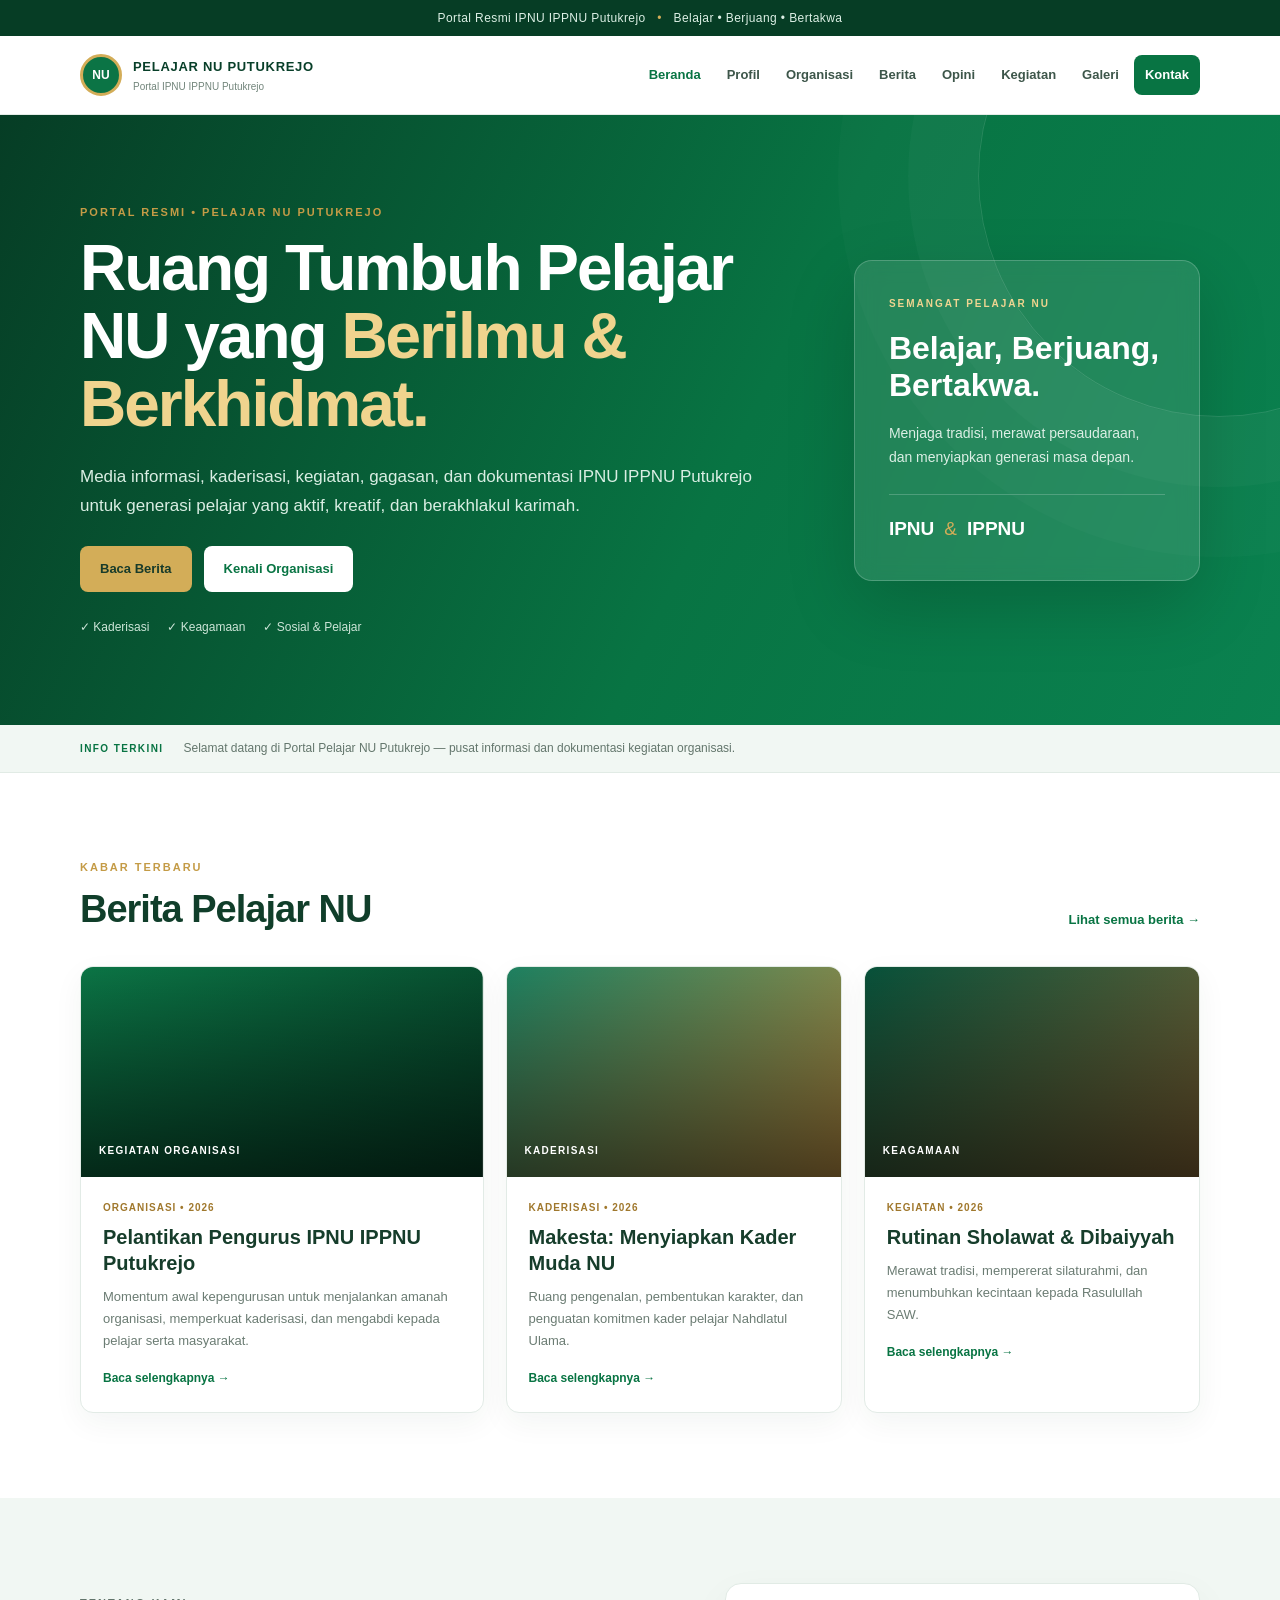
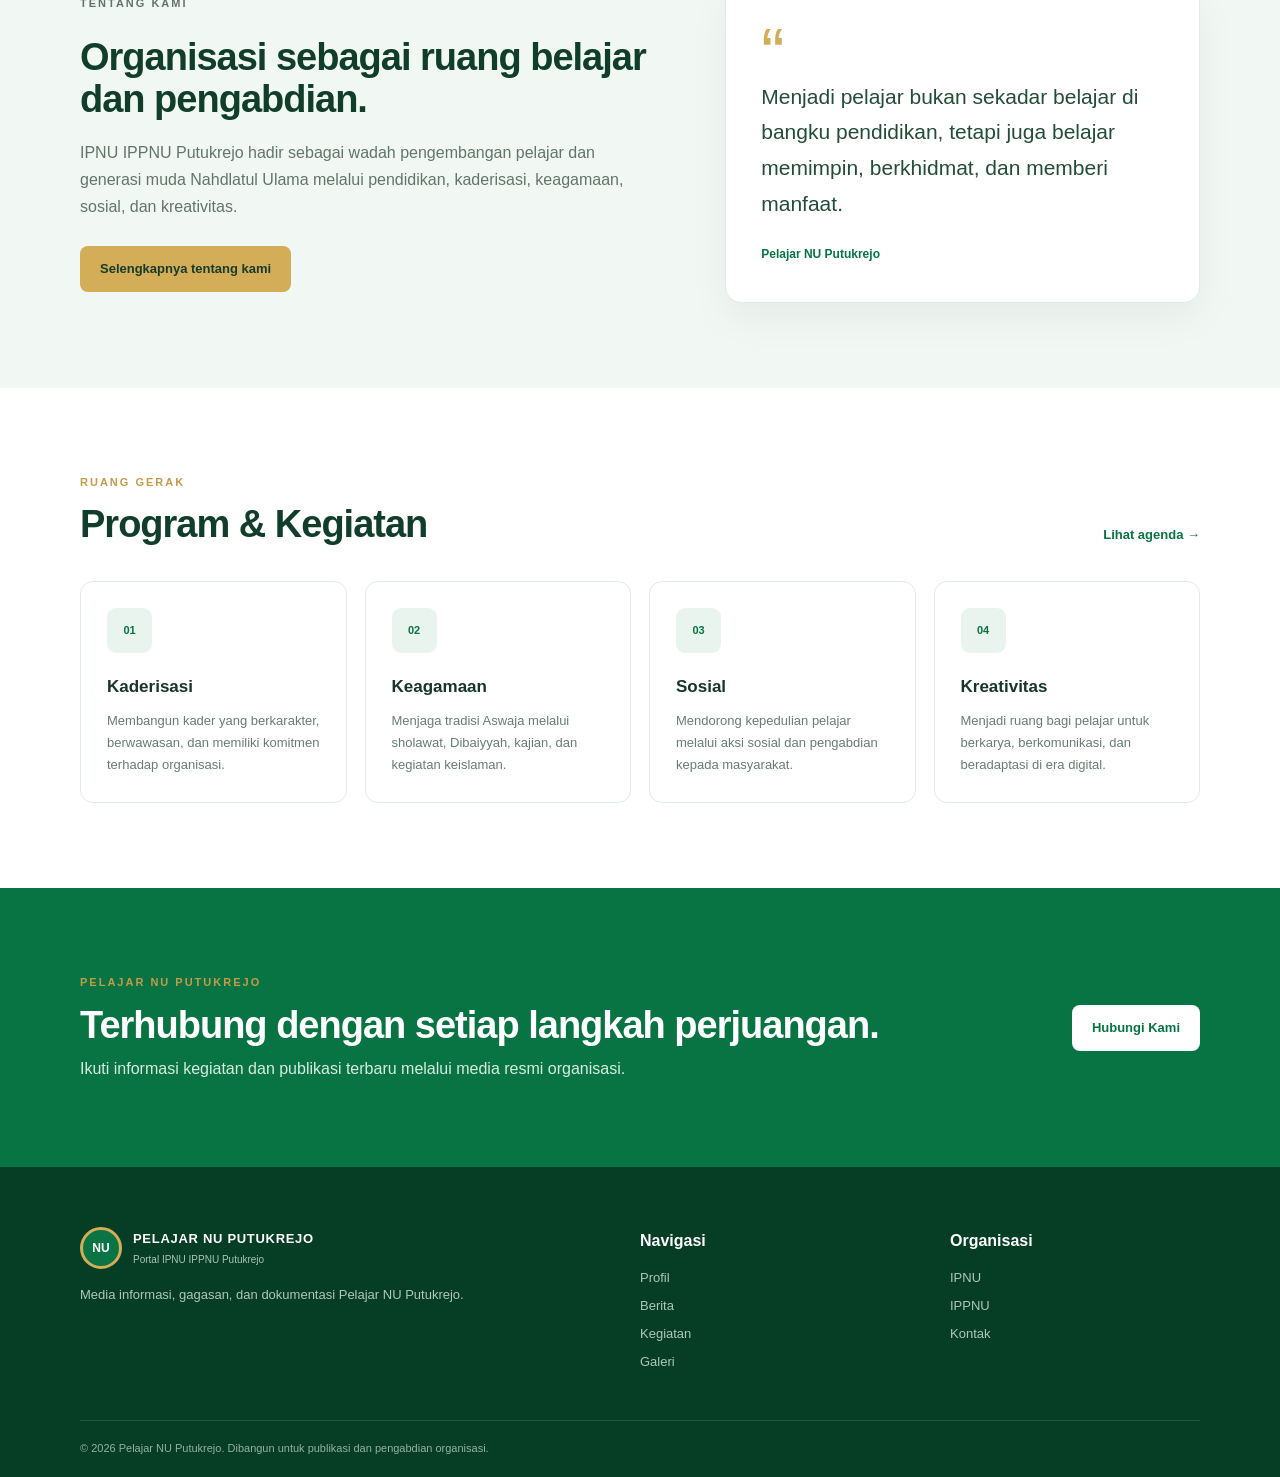
<file: pelajar-nu-putukrejo/pelajar-nu-putukrejo/index.html>
<!DOCTYPE html>
<html lang="id">
<head>
  <meta charset="UTF-8">
  <meta name="viewport" content="width=device-width, initial-scale=1.0">
  <meta name="description" content="Pelajar NU Putukrejo — Portal Organisasi IPNU IPPNU Putukrejo. Berita, kegiatan, kaderisasi, opini, dan dokumentasi.">
  <title>Pelajar NU Putukrejo | Portal Resmi IPNU IPPNU</title>
  <link rel="stylesheet" href="css/style.css">
</head>
<body>
  <div class="topbar">Portal Resmi IPNU IPPNU Putukrejo <span>•</span> Belajar • Berjuang • Bertakwa</div>

  <header class="header">
    <div class="container nav-wrap">
      <a class="brand" href="index.html">
        <div class="brand-mark">NU</div>
        <div><strong>PELAJAR NU PUTUKREJO</strong><small>Portal IPNU IPPNU Putukrejo</small></div>
      </a>
      <button class="menu-toggle" aria-label="Buka menu">☰</button>
      <nav class="nav">
        <a class="active" href="index.html">Beranda</a>
        <a href="profil.html">Profil</a>
        <a href="organisasi.html">Organisasi</a>
        <a href="berita.html">Berita</a>
        <a href="opini.html">Opini</a>
        <a href="kegiatan.html">Kegiatan</a>
        <a href="galeri.html">Galeri</a>
        <a class="nav-cta" href="kontak.html">Kontak</a>
      </nav>
    </div>
  </header>

  <main>
    <section class="hero">
      <div class="container hero-grid">
        <div class="hero-copy">
          <p class="eyebrow">PORTAL RESMI • PELAJAR NU PUTUKREJO</p>
          <h1>Ruang Tumbuh Pelajar NU yang <span>Berilmu & Berkhidmat.</span></h1>
          <p class="lead">Media informasi, kaderisasi, kegiatan, gagasan, dan dokumentasi IPNU IPPNU Putukrejo untuk generasi pelajar yang aktif, kreatif, dan berakhlakul karimah.</p>
          <div class="hero-actions">
            <a class="btn btn-primary" href="berita.html">Baca Berita</a>
            <a class="btn btn-light" href="profil.html">Kenali Organisasi</a>
          </div>
          <div class="hero-meta"><span>✓ Kaderisasi</span><span>✓ Keagamaan</span><span>✓ Sosial & Pelajar</span></div>
        </div>
        <div class="hero-card">
          <div class="hero-card-label">SEMANGAT PELAJAR NU</div>
          <h2>Belajar, Berjuang, Bertakwa.</h2>
          <p>Menjaga tradisi, merawat persaudaraan, dan menyiapkan generasi masa depan.</p>
          <div class="hero-stat"><strong>IPNU</strong><span>&</span><strong>IPPNU</strong></div>
        </div>
      </div>
    </section>

    <section class="ticker"><div class="container ticker-inner"><strong>INFO TERKINI</strong><p>Selamat datang di Portal Pelajar NU Putukrejo — pusat informasi dan dokumentasi kegiatan organisasi.</p></div></section>

    <section class="section">
      <div class="container">
        <div class="section-head"><div><p class="eyebrow">KABAR TERBARU</p><h2>Berita Pelajar NU</h2></div><a class="text-link" href="berita.html">Lihat semua berita →</a></div>
        <div class="news-grid">
          <article class="news-card featured"><div class="placeholder-image image-1"><span>KEGIATAN ORGANISASI</span></div><div class="news-body"><div class="post-meta">ORGANISASI • 2026</div><h3>Pelantikan Pengurus IPNU IPPNU Putukrejo</h3><p>Momentum awal kepengurusan untuk menjalankan amanah organisasi, memperkuat kaderisasi, dan mengabdi kepada pelajar serta masyarakat.</p><a href="berita.html">Baca selengkapnya →</a></div></article>
          <article class="news-card"><div class="placeholder-image image-2"><span>KADERISASI</span></div><div class="news-body"><div class="post-meta">KADERISASI • 2026</div><h3>Makesta: Menyiapkan Kader Muda NU</h3><p>Ruang pengenalan, pembentukan karakter, dan penguatan komitmen kader pelajar Nahdlatul Ulama.</p><a href="berita.html">Baca selengkapnya →</a></div></article>
          <article class="news-card"><div class="placeholder-image image-3"><span>KEAGAMAAN</span></div><div class="news-body"><div class="post-meta">KEGIATAN • 2026</div><h3>Rutinan Sholawat & Dibaiyyah</h3><p>Merawat tradisi, mempererat silaturahmi, dan menumbuhkan kecintaan kepada Rasulullah SAW.</p><a href="berita.html">Baca selengkapnya →</a></div></article>
        </div>
      </div>
    </section>

    <section class="section soft">
      <div class="container split">
        <div><p class="eyebrow">TENTANG KAMI</p><h2>Organisasi sebagai ruang belajar dan pengabdian.</h2><p>IPNU IPPNU Putukrejo hadir sebagai wadah pengembangan pelajar dan generasi muda Nahdlatul Ulama melalui pendidikan, kaderisasi, keagamaan, sosial, dan kreativitas.</p><a class="btn btn-primary" href="profil.html">Selengkapnya tentang kami</a></div>
        <div class="quote-card"><div class="quote-mark">“</div><p>Menjadi pelajar bukan sekadar belajar di bangku pendidikan, tetapi juga belajar memimpin, berkhidmat, dan memberi manfaat.</p><strong>Pelajar NU Putukrejo</strong></div>
      </div>
    </section>

    <section class="section">
      <div class="container">
        <div class="section-head"><div><p class="eyebrow">RUANG GERAK</p><h2>Program & Kegiatan</h2></div><a class="text-link" href="kegiatan.html">Lihat agenda →</a></div>
        <div class="feature-grid">
          <div class="feature"><div class="feature-icon">01</div><h3>Kaderisasi</h3><p>Membangun kader yang berkarakter, berwawasan, dan memiliki komitmen terhadap organisasi.</p></div>
          <div class="feature"><div class="feature-icon">02</div><h3>Keagamaan</h3><p>Menjaga tradisi Aswaja melalui sholawat, Dibaiyyah, kajian, dan kegiatan keislaman.</p></div>
          <div class="feature"><div class="feature-icon">03</div><h3>Sosial</h3><p>Mendorong kepedulian pelajar melalui aksi sosial dan pengabdian kepada masyarakat.</p></div>
          <div class="feature"><div class="feature-icon">04</div><h3>Kreativitas</h3><p>Menjadi ruang bagi pelajar untuk berkarya, berkomunikasi, dan beradaptasi di era digital.</p></div>
        </div>
      </div>
    </section>

    <section class="section newsletter">
      <div class="container newsletter-inner"><div><p class="eyebrow">PELAJAR NU PUTUKREJO</p><h2>Terhubung dengan setiap langkah perjuangan.</h2><p>Ikuti informasi kegiatan dan publikasi terbaru melalui media resmi organisasi.</p></div><a class="btn btn-light" href="kontak.html">Hubungi Kami</a></div>
    </section>
  </main>

  <footer class="footer"><div class="container footer-grid"><div><div class="brand footer-brand"><div class="brand-mark">NU</div><div><strong>PELAJAR NU PUTUKREJO</strong><small>Portal IPNU IPPNU Putukrejo</small></div></div><p>Media informasi, gagasan, dan dokumentasi Pelajar NU Putukrejo.</p></div><div><h4>Navigasi</h4><a href="profil.html">Profil</a><a href="berita.html">Berita</a><a href="kegiatan.html">Kegiatan</a><a href="galeri.html">Galeri</a></div><div><h4>Organisasi</h4><a href="organisasi.html">IPNU</a><a href="organisasi.html">IPPNU</a><a href="kontak.html">Kontak</a></div></div><div class="container copyright">© 2026 Pelajar NU Putukrejo. Dibangun untuk publikasi dan pengabdian organisasi.</div></footer>
  <script src="js/script.js"></script>
</body>
</html>
</file>
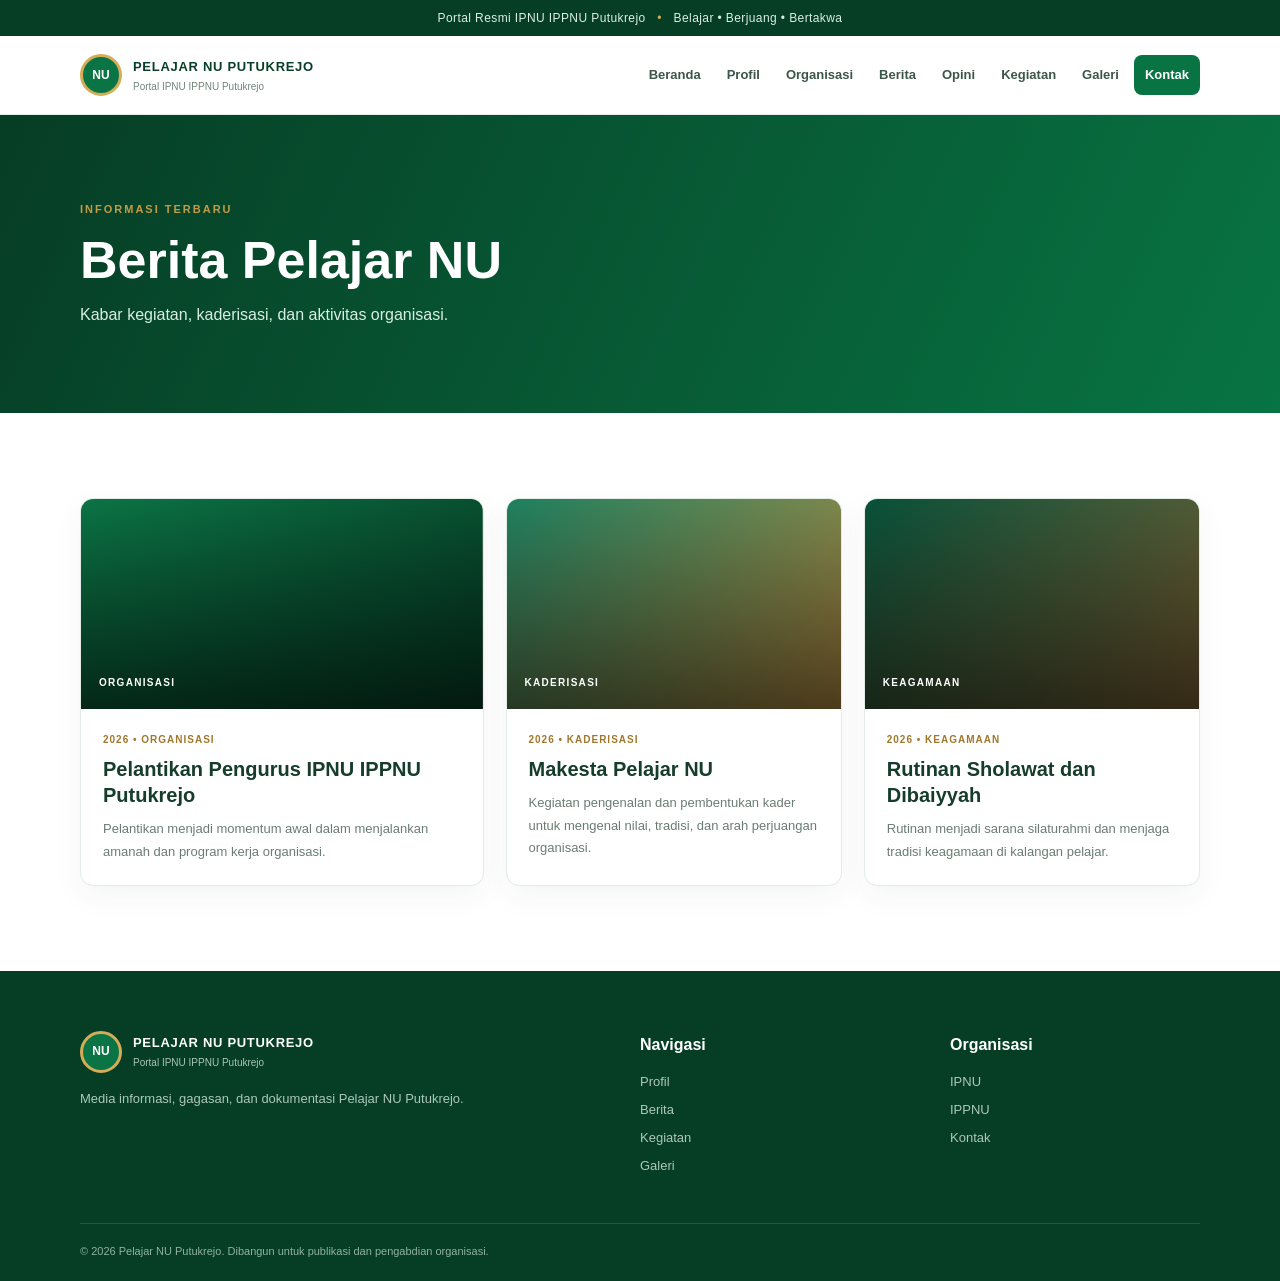
<file: pelajar-nu-putukrejo/pelajar-nu-putukrejo/berita.html>
<!DOCTYPE html><html lang="id"><head><meta charset="UTF-8"><meta name="viewport" content="width=device-width, initial-scale=1.0"><meta name="description" content="Pelajar NU Putukrejo — Portal IPNU IPPNU Putukrejo"><title>Berita | Pelajar NU Putukrejo</title><link rel="stylesheet" href="css/style.css"></head><body><div class="topbar">Portal Resmi IPNU IPPNU Putukrejo <span>•</span> Belajar • Berjuang • Bertakwa</div><header class="header"><div class="container nav-wrap"><a class="brand" href="index.html"><div class="brand-mark">NU</div><div><strong>PELAJAR NU PUTUKREJO</strong><small>Portal IPNU IPPNU Putukrejo</small></div></a><button class="menu-toggle" aria-label="Buka menu">☰</button><nav class="nav"><a href="index.html">Beranda</a><a href="profil.html">Profil</a><a href="organisasi.html">Organisasi</a><a href="berita.html">Berita</a><a href="opini.html">Opini</a><a href="kegiatan.html">Kegiatan</a><a href="galeri.html">Galeri</a><a class="nav-cta" href="kontak.html">Kontak</a></nav></div></header><main><section class="page-hero"><div class="container"><p class="eyebrow">INFORMASI TERBARU</p><h1>Berita Pelajar NU</h1><p>Kabar kegiatan, kaderisasi, dan aktivitas organisasi.</p></div></section><section class="section"><div class="container news-grid"><article class="news-card"><div class="placeholder-image image-1"><span>ORGANISASI</span></div><div class="news-body"><div class="post-meta">2026 • ORGANISASI</div><h3>Pelantikan Pengurus IPNU IPPNU Putukrejo</h3><p>Pelantikan menjadi momentum awal dalam menjalankan amanah dan program kerja organisasi.</p></div></article><article class="news-card"><div class="placeholder-image image-2"><span>KADERISASI</span></div><div class="news-body"><div class="post-meta">2026 • KADERISASI</div><h3>Makesta Pelajar NU</h3><p>Kegiatan pengenalan dan pembentukan kader untuk mengenal nilai, tradisi, dan arah perjuangan organisasi.</p></div></article><article class="news-card"><div class="placeholder-image image-3"><span>KEAGAMAAN</span></div><div class="news-body"><div class="post-meta">2026 • KEAGAMAAN</div><h3>Rutinan Sholawat dan Dibaiyyah</h3><p>Rutinan menjadi sarana silaturahmi dan menjaga tradisi keagamaan di kalangan pelajar.</p></div></article></div></section></main><footer class="footer"><div class="container footer-grid"><div><div class="brand footer-brand"><div class="brand-mark">NU</div><div><strong>PELAJAR NU PUTUKREJO</strong><small>Portal IPNU IPPNU Putukrejo</small></div></div><p>Media informasi, gagasan, dan dokumentasi Pelajar NU Putukrejo.</p></div><div><h4>Navigasi</h4><a href="profil.html">Profil</a><a href="berita.html">Berita</a><a href="kegiatan.html">Kegiatan</a><a href="galeri.html">Galeri</a></div><div><h4>Organisasi</h4><a href="organisasi.html">IPNU</a><a href="organisasi.html">IPPNU</a><a href="kontak.html">Kontak</a></div></div><div class="container copyright">© 2026 Pelajar NU Putukrejo. Dibangun untuk publikasi dan pengabdian organisasi.</div></footer><script src="js/script.js"></script></body></html>
</file>
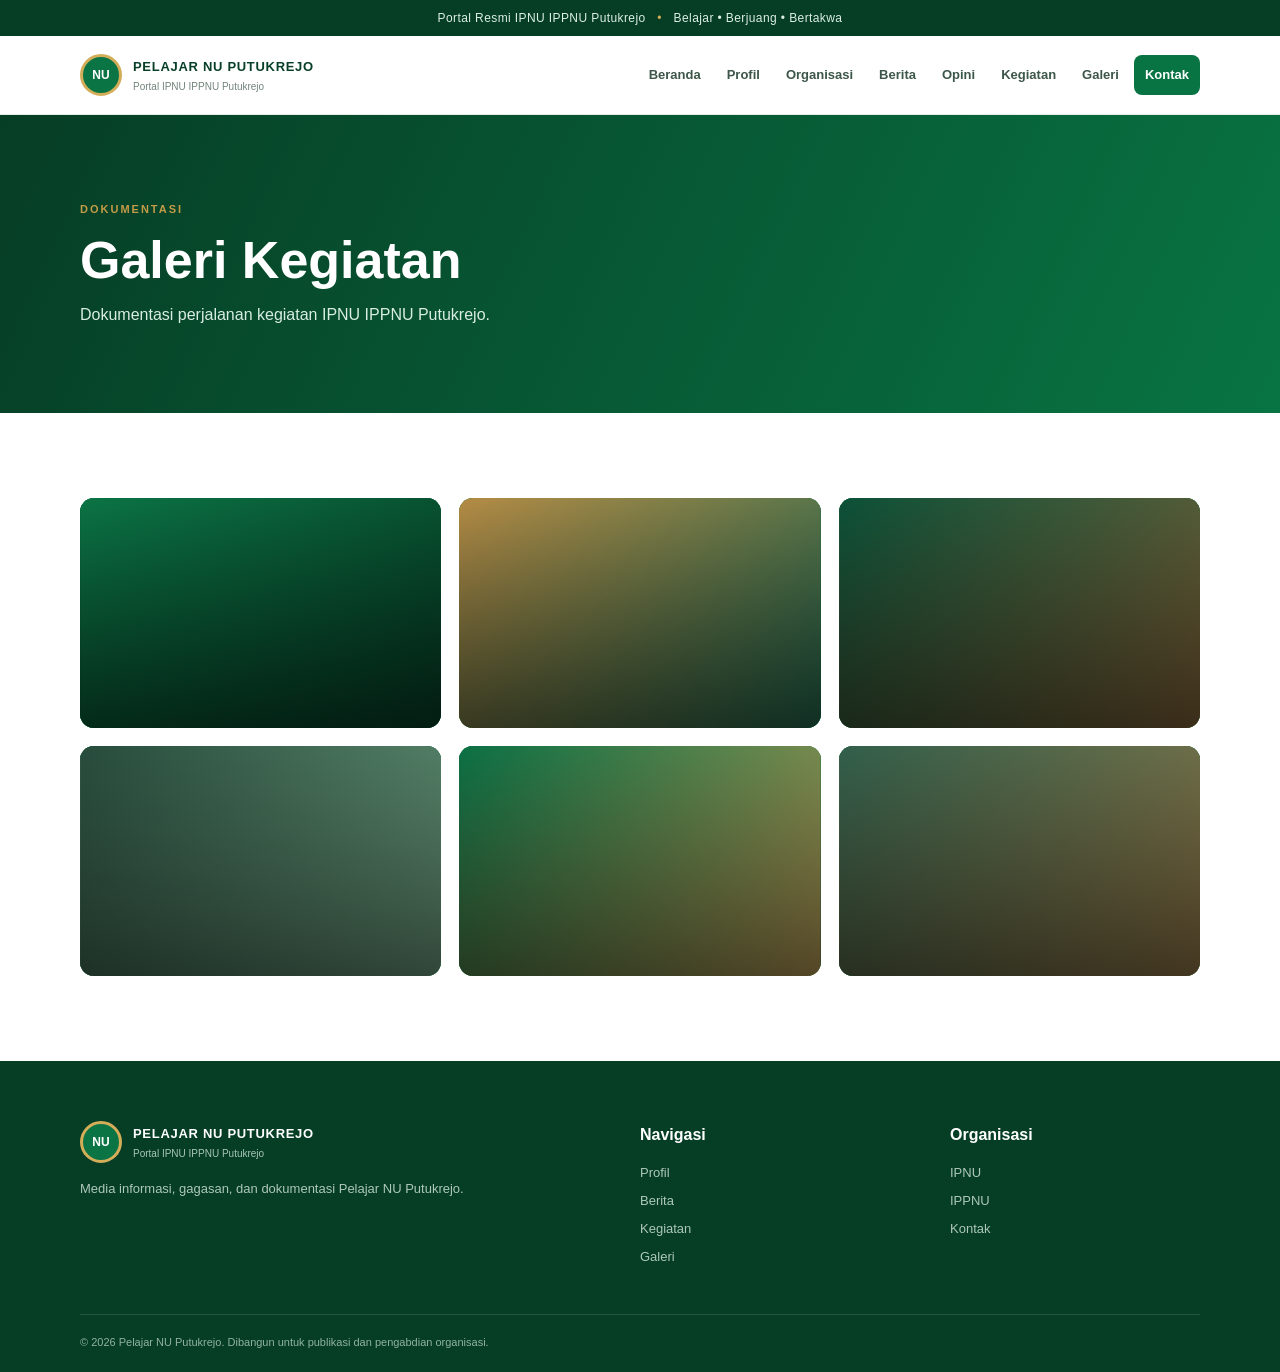
<file: pelajar-nu-putukrejo/pelajar-nu-putukrejo/galeri.html>
<!DOCTYPE html><html lang="id"><head><meta charset="UTF-8"><meta name="viewport" content="width=device-width, initial-scale=1.0"><meta name="description" content="Pelajar NU Putukrejo — Portal IPNU IPPNU Putukrejo"><title>Galeri | Pelajar NU Putukrejo</title><link rel="stylesheet" href="css/style.css"></head><body><div class="topbar">Portal Resmi IPNU IPPNU Putukrejo <span>•</span> Belajar • Berjuang • Bertakwa</div><header class="header"><div class="container nav-wrap"><a class="brand" href="index.html"><div class="brand-mark">NU</div><div><strong>PELAJAR NU PUTUKREJO</strong><small>Portal IPNU IPPNU Putukrejo</small></div></a><button class="menu-toggle" aria-label="Buka menu">☰</button><nav class="nav"><a href="index.html">Beranda</a><a href="profil.html">Profil</a><a href="organisasi.html">Organisasi</a><a href="berita.html">Berita</a><a href="opini.html">Opini</a><a href="kegiatan.html">Kegiatan</a><a href="galeri.html">Galeri</a><a class="nav-cta" href="kontak.html">Kontak</a></nav></div></header><main><section class="page-hero"><div class="container"><p class="eyebrow">DOKUMENTASI</p><h1>Galeri Kegiatan</h1><p>Dokumentasi perjalanan kegiatan IPNU IPPNU Putukrejo.</p></div></section><section class="section"><div class="container gallery"><div class="gallery-item image-1">Kegiatan Organisasi</div><div class="gallery-item image-2">Kaderisasi</div><div class="gallery-item image-3">Keagamaan</div><div class="gallery-item image-4">Kebersamaan</div><div class="gallery-item image-5">Pelajar NU</div><div class="gallery-item image-6">Pengabdian</div></div></section></main><footer class="footer"><div class="container footer-grid"><div><div class="brand footer-brand"><div class="brand-mark">NU</div><div><strong>PELAJAR NU PUTUKREJO</strong><small>Portal IPNU IPPNU Putukrejo</small></div></div><p>Media informasi, gagasan, dan dokumentasi Pelajar NU Putukrejo.</p></div><div><h4>Navigasi</h4><a href="profil.html">Profil</a><a href="berita.html">Berita</a><a href="kegiatan.html">Kegiatan</a><a href="galeri.html">Galeri</a></div><div><h4>Organisasi</h4><a href="organisasi.html">IPNU</a><a href="organisasi.html">IPPNU</a><a href="kontak.html">Kontak</a></div></div><div class="container copyright">© 2026 Pelajar NU Putukrejo. Dibangun untuk publikasi dan pengabdian organisasi.</div></footer><script src="js/script.js"></script></body></html>
</file>
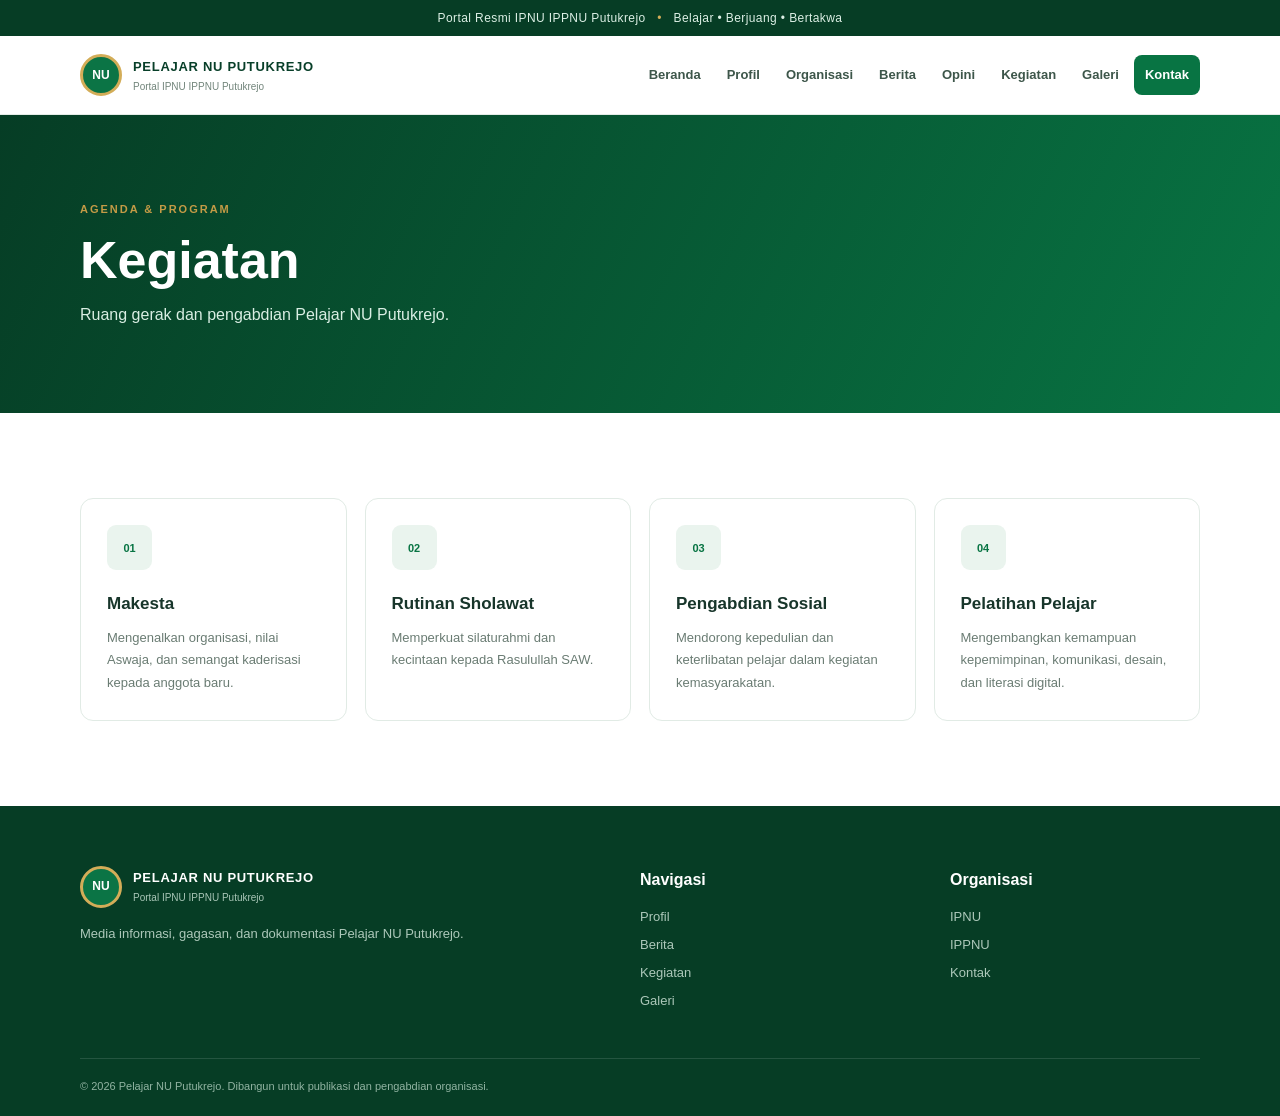
<file: pelajar-nu-putukrejo/pelajar-nu-putukrejo/kegiatan.html>
<!DOCTYPE html><html lang="id"><head><meta charset="UTF-8"><meta name="viewport" content="width=device-width, initial-scale=1.0"><meta name="description" content="Pelajar NU Putukrejo — Portal IPNU IPPNU Putukrejo"><title>Kegiatan | Pelajar NU Putukrejo</title><link rel="stylesheet" href="css/style.css"></head><body><div class="topbar">Portal Resmi IPNU IPPNU Putukrejo <span>•</span> Belajar • Berjuang • Bertakwa</div><header class="header"><div class="container nav-wrap"><a class="brand" href="index.html"><div class="brand-mark">NU</div><div><strong>PELAJAR NU PUTUKREJO</strong><small>Portal IPNU IPPNU Putukrejo</small></div></a><button class="menu-toggle" aria-label="Buka menu">☰</button><nav class="nav"><a href="index.html">Beranda</a><a href="profil.html">Profil</a><a href="organisasi.html">Organisasi</a><a href="berita.html">Berita</a><a href="opini.html">Opini</a><a href="kegiatan.html">Kegiatan</a><a href="galeri.html">Galeri</a><a class="nav-cta" href="kontak.html">Kontak</a></nav></div></header><main><section class="page-hero"><div class="container"><p class="eyebrow">AGENDA & PROGRAM</p><h1>Kegiatan</h1><p>Ruang gerak dan pengabdian Pelajar NU Putukrejo.</p></div></section><section class="section"><div class="container feature-grid"><div class="feature"><div class="feature-icon">01</div><h3>Makesta</h3><p>Mengenalkan organisasi, nilai Aswaja, dan semangat kaderisasi kepada anggota baru.</p></div><div class="feature"><div class="feature-icon">02</div><h3>Rutinan Sholawat</h3><p>Memperkuat silaturahmi dan kecintaan kepada Rasulullah SAW.</p></div><div class="feature"><div class="feature-icon">03</div><h3>Pengabdian Sosial</h3><p>Mendorong kepedulian dan keterlibatan pelajar dalam kegiatan kemasyarakatan.</p></div><div class="feature"><div class="feature-icon">04</div><h3>Pelatihan Pelajar</h3><p>Mengembangkan kemampuan kepemimpinan, komunikasi, desain, dan literasi digital.</p></div></div></section></main><footer class="footer"><div class="container footer-grid"><div><div class="brand footer-brand"><div class="brand-mark">NU</div><div><strong>PELAJAR NU PUTUKREJO</strong><small>Portal IPNU IPPNU Putukrejo</small></div></div><p>Media informasi, gagasan, dan dokumentasi Pelajar NU Putukrejo.</p></div><div><h4>Navigasi</h4><a href="profil.html">Profil</a><a href="berita.html">Berita</a><a href="kegiatan.html">Kegiatan</a><a href="galeri.html">Galeri</a></div><div><h4>Organisasi</h4><a href="organisasi.html">IPNU</a><a href="organisasi.html">IPPNU</a><a href="kontak.html">Kontak</a></div></div><div class="container copyright">© 2026 Pelajar NU Putukrejo. Dibangun untuk publikasi dan pengabdian organisasi.</div></footer><script src="js/script.js"></script></body></html>
</file>
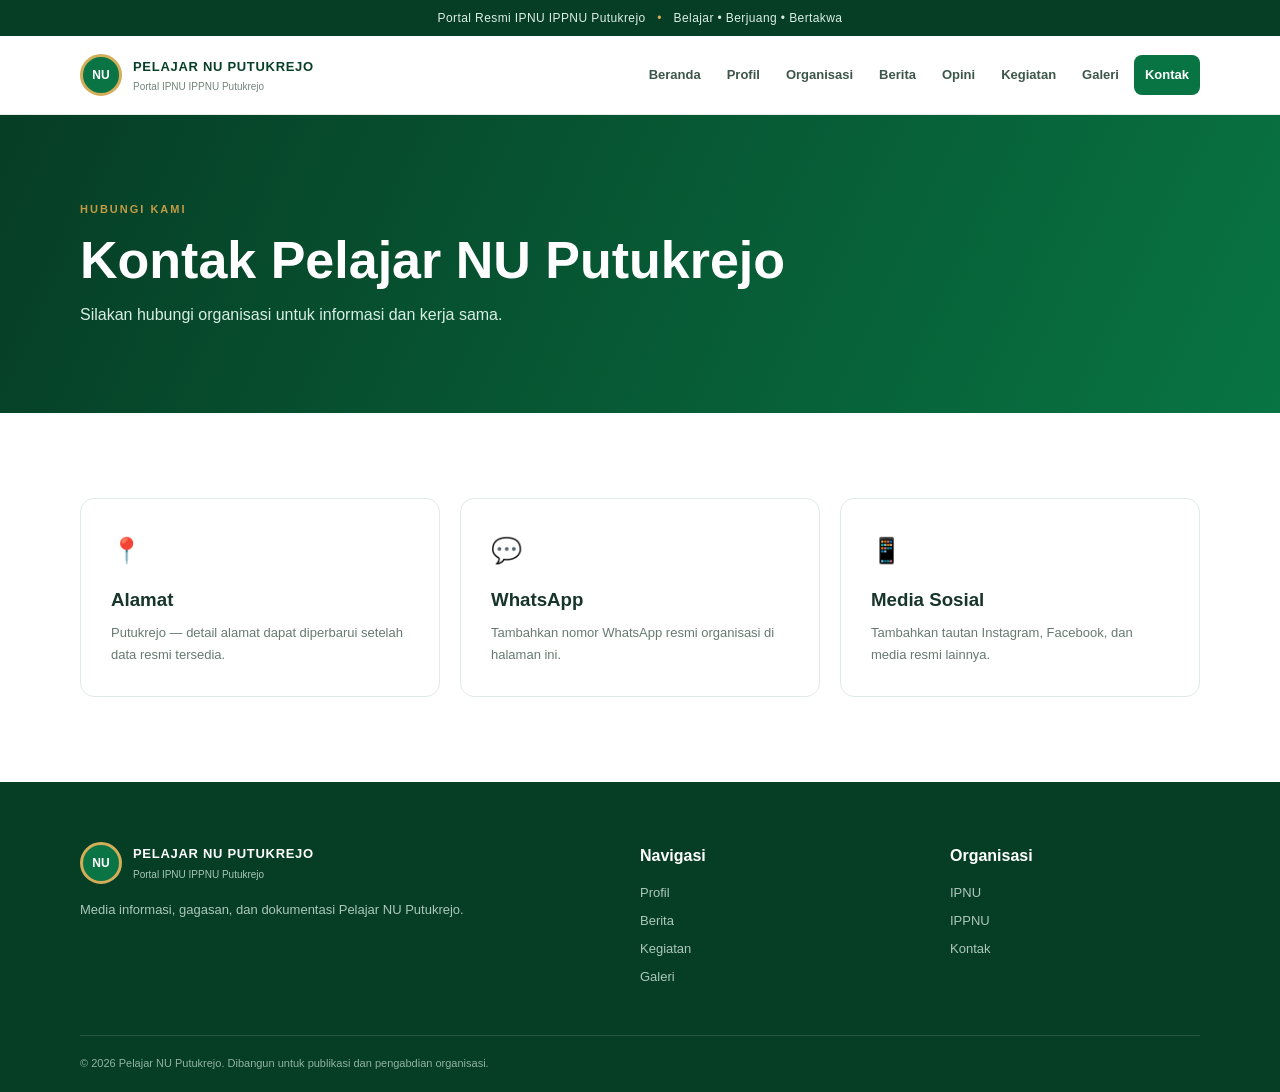
<file: pelajar-nu-putukrejo/pelajar-nu-putukrejo/kontak.html>
<!DOCTYPE html><html lang="id"><head><meta charset="UTF-8"><meta name="viewport" content="width=device-width, initial-scale=1.0"><meta name="description" content="Pelajar NU Putukrejo — Portal IPNU IPPNU Putukrejo"><title>Kontak | Pelajar NU Putukrejo</title><link rel="stylesheet" href="css/style.css"></head><body><div class="topbar">Portal Resmi IPNU IPPNU Putukrejo <span>•</span> Belajar • Berjuang • Bertakwa</div><header class="header"><div class="container nav-wrap"><a class="brand" href="index.html"><div class="brand-mark">NU</div><div><strong>PELAJAR NU PUTUKREJO</strong><small>Portal IPNU IPPNU Putukrejo</small></div></a><button class="menu-toggle" aria-label="Buka menu">☰</button><nav class="nav"><a href="index.html">Beranda</a><a href="profil.html">Profil</a><a href="organisasi.html">Organisasi</a><a href="berita.html">Berita</a><a href="opini.html">Opini</a><a href="kegiatan.html">Kegiatan</a><a href="galeri.html">Galeri</a><a class="nav-cta" href="kontak.html">Kontak</a></nav></div></header><main><section class="page-hero"><div class="container"><p class="eyebrow">HUBUNGI KAMI</p><h1>Kontak Pelajar NU Putukrejo</h1><p>Silakan hubungi organisasi untuk informasi dan kerja sama.</p></div></section><section class="section"><div class="container contact-grid"><div class="contact-card"><span>📍</span><h3>Alamat</h3><p>Putukrejo — detail alamat dapat diperbarui setelah data resmi tersedia.</p></div><div class="contact-card"><span>💬</span><h3>WhatsApp</h3><p>Tambahkan nomor WhatsApp resmi organisasi di halaman ini.</p></div><div class="contact-card"><span>📱</span><h3>Media Sosial</h3><p>Tambahkan tautan Instagram, Facebook, dan media resmi lainnya.</p></div></div></section></main><footer class="footer"><div class="container footer-grid"><div><div class="brand footer-brand"><div class="brand-mark">NU</div><div><strong>PELAJAR NU PUTUKREJO</strong><small>Portal IPNU IPPNU Putukrejo</small></div></div><p>Media informasi, gagasan, dan dokumentasi Pelajar NU Putukrejo.</p></div><div><h4>Navigasi</h4><a href="profil.html">Profil</a><a href="berita.html">Berita</a><a href="kegiatan.html">Kegiatan</a><a href="galeri.html">Galeri</a></div><div><h4>Organisasi</h4><a href="organisasi.html">IPNU</a><a href="organisasi.html">IPPNU</a><a href="kontak.html">Kontak</a></div></div><div class="container copyright">© 2026 Pelajar NU Putukrejo. Dibangun untuk publikasi dan pengabdian organisasi.</div></footer><script src="js/script.js"></script></body></html>
</file>
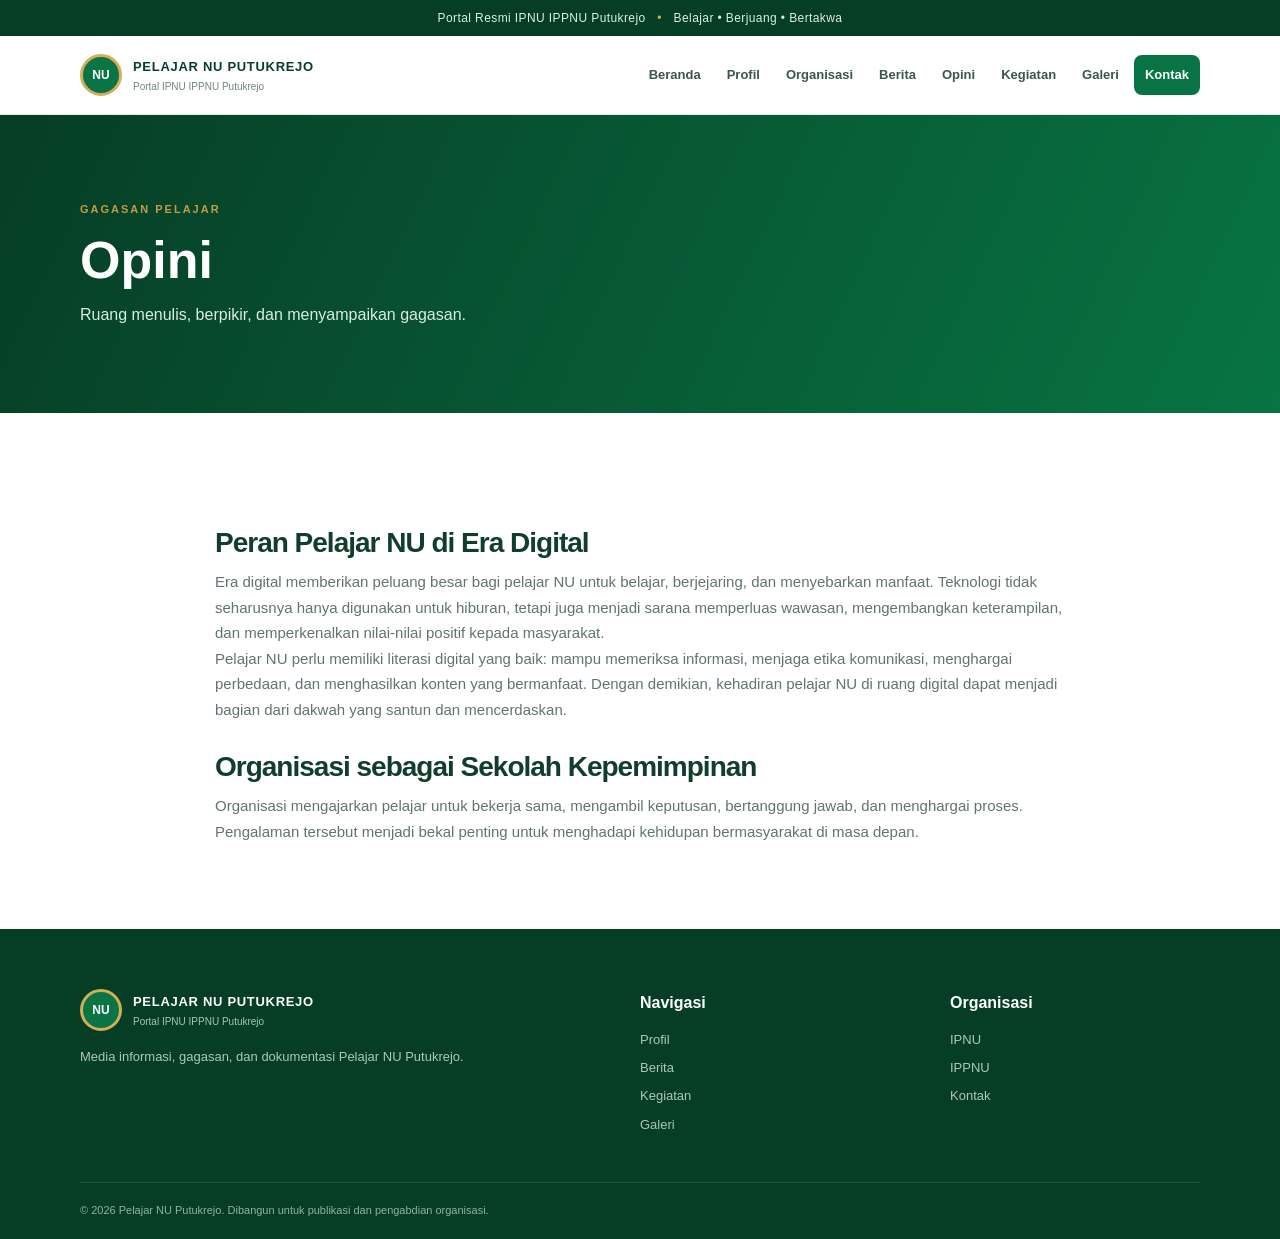
<file: pelajar-nu-putukrejo/pelajar-nu-putukrejo/opini.html>
<!DOCTYPE html><html lang="id"><head><meta charset="UTF-8"><meta name="viewport" content="width=device-width, initial-scale=1.0"><meta name="description" content="Pelajar NU Putukrejo — Portal IPNU IPPNU Putukrejo"><title>Opini | Pelajar NU Putukrejo</title><link rel="stylesheet" href="css/style.css"></head><body><div class="topbar">Portal Resmi IPNU IPPNU Putukrejo <span>•</span> Belajar • Berjuang • Bertakwa</div><header class="header"><div class="container nav-wrap"><a class="brand" href="index.html"><div class="brand-mark">NU</div><div><strong>PELAJAR NU PUTUKREJO</strong><small>Portal IPNU IPPNU Putukrejo</small></div></a><button class="menu-toggle" aria-label="Buka menu">☰</button><nav class="nav"><a href="index.html">Beranda</a><a href="profil.html">Profil</a><a href="organisasi.html">Organisasi</a><a href="berita.html">Berita</a><a href="opini.html">Opini</a><a href="kegiatan.html">Kegiatan</a><a href="galeri.html">Galeri</a><a class="nav-cta" href="kontak.html">Kontak</a></nav></div></header><main><section class="page-hero"><div class="container"><p class="eyebrow">GAGASAN PELAJAR</p><h1>Opini</h1><p>Ruang menulis, berpikir, dan menyampaikan gagasan.</p></div></section><section class="section"><div class="container prose"><h2>Peran Pelajar NU di Era Digital</h2><p>Era digital memberikan peluang besar bagi pelajar NU untuk belajar, berjejaring, dan menyebarkan manfaat. Teknologi tidak seharusnya hanya digunakan untuk hiburan, tetapi juga menjadi sarana memperluas wawasan, mengembangkan keterampilan, dan memperkenalkan nilai-nilai positif kepada masyarakat.</p><p>Pelajar NU perlu memiliki literasi digital yang baik: mampu memeriksa informasi, menjaga etika komunikasi, menghargai perbedaan, dan menghasilkan konten yang bermanfaat. Dengan demikian, kehadiran pelajar NU di ruang digital dapat menjadi bagian dari dakwah yang santun dan mencerdaskan.</p><h2>Organisasi sebagai Sekolah Kepemimpinan</h2><p>Organisasi mengajarkan pelajar untuk bekerja sama, mengambil keputusan, bertanggung jawab, dan menghargai proses. Pengalaman tersebut menjadi bekal penting untuk menghadapi kehidupan bermasyarakat di masa depan.</p></div></section></main><footer class="footer"><div class="container footer-grid"><div><div class="brand footer-brand"><div class="brand-mark">NU</div><div><strong>PELAJAR NU PUTUKREJO</strong><small>Portal IPNU IPPNU Putukrejo</small></div></div><p>Media informasi, gagasan, dan dokumentasi Pelajar NU Putukrejo.</p></div><div><h4>Navigasi</h4><a href="profil.html">Profil</a><a href="berita.html">Berita</a><a href="kegiatan.html">Kegiatan</a><a href="galeri.html">Galeri</a></div><div><h4>Organisasi</h4><a href="organisasi.html">IPNU</a><a href="organisasi.html">IPPNU</a><a href="kontak.html">Kontak</a></div></div><div class="container copyright">© 2026 Pelajar NU Putukrejo. Dibangun untuk publikasi dan pengabdian organisasi.</div></footer><script src="js/script.js"></script></body></html>
</file>
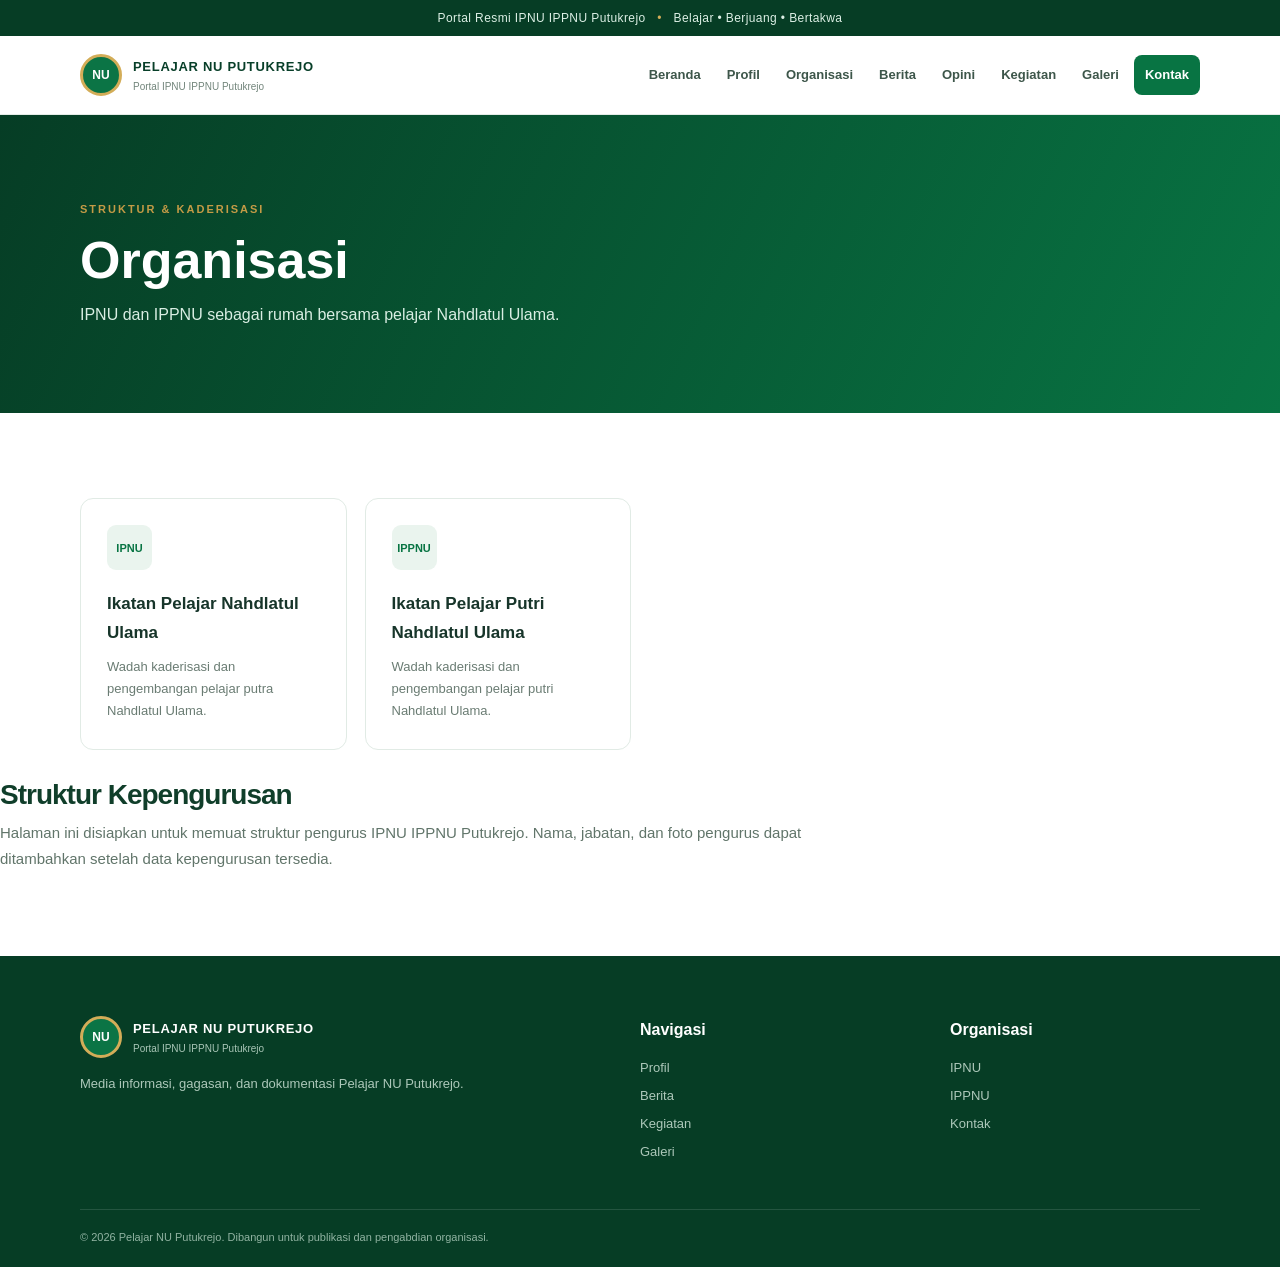
<file: pelajar-nu-putukrejo/pelajar-nu-putukrejo/organisasi.html>
<!DOCTYPE html><html lang="id"><head><meta charset="UTF-8"><meta name="viewport" content="width=device-width, initial-scale=1.0"><meta name="description" content="Pelajar NU Putukrejo — Portal IPNU IPPNU Putukrejo"><title>Organisasi | Pelajar NU Putukrejo</title><link rel="stylesheet" href="css/style.css"></head><body><div class="topbar">Portal Resmi IPNU IPPNU Putukrejo <span>•</span> Belajar • Berjuang • Bertakwa</div><header class="header"><div class="container nav-wrap"><a class="brand" href="index.html"><div class="brand-mark">NU</div><div><strong>PELAJAR NU PUTUKREJO</strong><small>Portal IPNU IPPNU Putukrejo</small></div></a><button class="menu-toggle" aria-label="Buka menu">☰</button><nav class="nav"><a href="index.html">Beranda</a><a href="profil.html">Profil</a><a href="organisasi.html">Organisasi</a><a href="berita.html">Berita</a><a href="opini.html">Opini</a><a href="kegiatan.html">Kegiatan</a><a href="galeri.html">Galeri</a><a class="nav-cta" href="kontak.html">Kontak</a></nav></div></header><main><section class="page-hero"><div class="container"><p class="eyebrow">STRUKTUR & KADERISASI</p><h1>Organisasi</h1><p>IPNU dan IPPNU sebagai rumah bersama pelajar Nahdlatul Ulama.</p></div></section><section class="section"><div class="container feature-grid"><div class="feature"><div class="feature-icon">IPNU</div><h3>Ikatan Pelajar Nahdlatul Ulama</h3><p>Wadah kaderisasi dan pengembangan pelajar putra Nahdlatul Ulama.</p></div><div class="feature"><div class="feature-icon">IPPNU</div><h3>Ikatan Pelajar Putri Nahdlatul Ulama</h3><p>Wadah kaderisasi dan pengembangan pelajar putri Nahdlatul Ulama.</p></div></div><div class="prose"><h2>Struktur Kepengurusan</h2><p>Halaman ini disiapkan untuk memuat struktur pengurus IPNU IPPNU Putukrejo. Nama, jabatan, dan foto pengurus dapat ditambahkan setelah data kepengurusan tersedia.</p></div></div></section></main><footer class="footer"><div class="container footer-grid"><div><div class="brand footer-brand"><div class="brand-mark">NU</div><div><strong>PELAJAR NU PUTUKREJO</strong><small>Portal IPNU IPPNU Putukrejo</small></div></div><p>Media informasi, gagasan, dan dokumentasi Pelajar NU Putukrejo.</p></div><div><h4>Navigasi</h4><a href="profil.html">Profil</a><a href="berita.html">Berita</a><a href="kegiatan.html">Kegiatan</a><a href="galeri.html">Galeri</a></div><div><h4>Organisasi</h4><a href="organisasi.html">IPNU</a><a href="organisasi.html">IPPNU</a><a href="kontak.html">Kontak</a></div></div><div class="container copyright">© 2026 Pelajar NU Putukrejo. Dibangun untuk publikasi dan pengabdian organisasi.</div></footer><script src="js/script.js"></script></body></html>
</file>
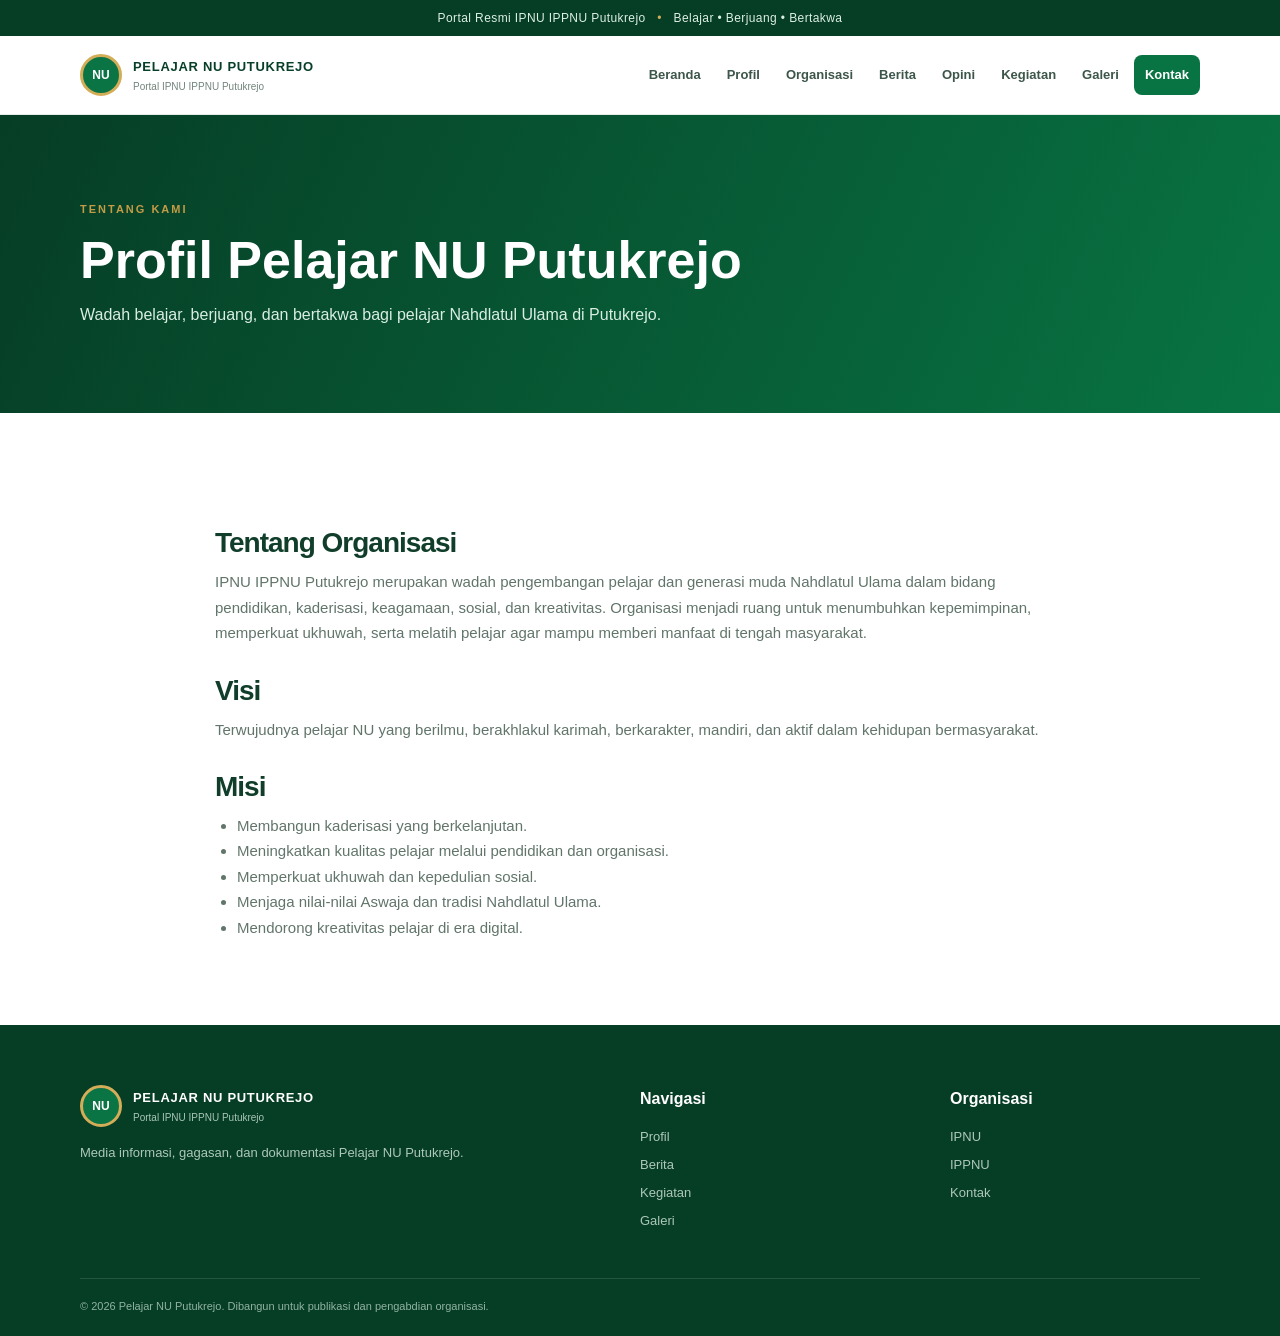
<file: pelajar-nu-putukrejo/pelajar-nu-putukrejo/profil.html>
<!DOCTYPE html><html lang="id"><head><meta charset="UTF-8"><meta name="viewport" content="width=device-width, initial-scale=1.0"><meta name="description" content="Pelajar NU Putukrejo — Portal IPNU IPPNU Putukrejo"><title>Profil | Pelajar NU Putukrejo</title><link rel="stylesheet" href="css/style.css"></head><body><div class="topbar">Portal Resmi IPNU IPPNU Putukrejo <span>•</span> Belajar • Berjuang • Bertakwa</div><header class="header"><div class="container nav-wrap"><a class="brand" href="index.html"><div class="brand-mark">NU</div><div><strong>PELAJAR NU PUTUKREJO</strong><small>Portal IPNU IPPNU Putukrejo</small></div></a><button class="menu-toggle" aria-label="Buka menu">☰</button><nav class="nav"><a href="index.html">Beranda</a><a href="profil.html">Profil</a><a href="organisasi.html">Organisasi</a><a href="berita.html">Berita</a><a href="opini.html">Opini</a><a href="kegiatan.html">Kegiatan</a><a href="galeri.html">Galeri</a><a class="nav-cta" href="kontak.html">Kontak</a></nav></div></header><main><section class="page-hero"><div class="container"><p class="eyebrow">TENTANG KAMI</p><h1>Profil Pelajar NU Putukrejo</h1><p>Wadah belajar, berjuang, dan bertakwa bagi pelajar Nahdlatul Ulama di Putukrejo.</p></div></section>
<section class="section"><div class="container prose"><h2>Tentang Organisasi</h2><p>IPNU IPPNU Putukrejo merupakan wadah pengembangan pelajar dan generasi muda Nahdlatul Ulama dalam bidang pendidikan, kaderisasi, keagamaan, sosial, dan kreativitas. Organisasi menjadi ruang untuk menumbuhkan kepemimpinan, memperkuat ukhuwah, serta melatih pelajar agar mampu memberi manfaat di tengah masyarakat.</p><h2>Visi</h2><p>Terwujudnya pelajar NU yang berilmu, berakhlakul karimah, berkarakter, mandiri, dan aktif dalam kehidupan bermasyarakat.</p><h2>Misi</h2><ul><li>Membangun kaderisasi yang berkelanjutan.</li><li>Meningkatkan kualitas pelajar melalui pendidikan dan organisasi.</li><li>Memperkuat ukhuwah dan kepedulian sosial.</li><li>Menjaga nilai-nilai Aswaja dan tradisi Nahdlatul Ulama.</li><li>Mendorong kreativitas pelajar di era digital.</li></ul></div></section></main><footer class="footer"><div class="container footer-grid"><div><div class="brand footer-brand"><div class="brand-mark">NU</div><div><strong>PELAJAR NU PUTUKREJO</strong><small>Portal IPNU IPPNU Putukrejo</small></div></div><p>Media informasi, gagasan, dan dokumentasi Pelajar NU Putukrejo.</p></div><div><h4>Navigasi</h4><a href="profil.html">Profil</a><a href="berita.html">Berita</a><a href="kegiatan.html">Kegiatan</a><a href="galeri.html">Galeri</a></div><div><h4>Organisasi</h4><a href="organisasi.html">IPNU</a><a href="organisasi.html">IPPNU</a><a href="kontak.html">Kontak</a></div></div><div class="container copyright">© 2026 Pelajar NU Putukrejo. Dibangun untuk publikasi dan pengabdian organisasi.</div></footer><script src="js/script.js"></script></body></html>
</file>
<file: pelajar-nu-putukrejo/pelajar-nu-putukrejo/css/style.css>
*{box-sizing:border-box;margin:0;padding:0}html{scroll-behavior:smooth}body{font-family:Inter,Segoe UI,Arial,sans-serif;color:#17352a;background:#fff;line-height:1.7}.container{width:min(1120px,92%);margin:auto}.topbar{background:#063d25;color:#dcefe5;text-align:center;padding:8px 15px;font-size:12px;letter-spacing:.4px}.topbar span{margin:0 8px;color:#d3ad58}.header{position:sticky;top:0;z-index:20;background:rgba(255,255,255,.96);backdrop-filter:blur(12px);border-bottom:1px solid #e4ece7}.nav-wrap{min-height:78px;display:flex;align-items:center;justify-content:space-between;gap:25px}.brand{display:flex;align-items:center;gap:11px;text-decoration:none;color:#083f29}.brand-mark{width:42px;height:42px;border-radius:50%;display:grid;place-items:center;background:#0b7445;color:#fff;font-size:12px;font-weight:800;border:3px solid #d3ad58}.brand strong{display:block;font-size:13px;letter-spacing:.7px}.brand small{display:block;color:#72857b;font-size:10px}.nav{display:flex;align-items:center;gap:4px}.nav a{padding:9px 11px;text-decoration:none;color:#3d564a;font-size:13px;font-weight:650}.nav a:hover,.nav a.active{color:#087443}.nav-cta{background:#087443!important;color:#fff!important;border-radius:8px!important}.menu-toggle{display:none;border:0;background:none;font-size:25px;color:#087443}.hero{background:linear-gradient(115deg,#063d25 0%,#087443 57%,#0a8250 100%);color:#fff;overflow:hidden;position:relative}.hero:after{content:"";position:absolute;width:480px;height:480px;border-radius:50%;right:-180px;top:-180px;border:1px solid rgba(255,255,255,.13);box-shadow:0 0 0 70px rgba(255,255,255,.025),0 0 0 140px rgba(255,255,255,.02)}.hero-grid{min-height:610px;display:grid;grid-template-columns:1.35fr .65fr;align-items:center;gap:55px;padding:70px 0}.eyebrow{font-size:11px;font-weight:800;letter-spacing:2px;color:#c49b46;margin-bottom:13px}.hero h1{font-size:clamp(40px,5vw,68px);line-height:1.06;max-width:760px;letter-spacing:-2px}.hero h1 span{color:#f0d48e}.lead{max-width:700px;color:#d9eee3;font-size:17px;margin:25px 0}.hero-actions{display:flex;gap:12px;flex-wrap:wrap}.btn{display:inline-block;padding:12px 20px;border-radius:8px;text-decoration:none;font-weight:750;font-size:13px}.btn-primary{background:#d3ad58;color:#183b2a}.btn-light{background:#fff;color:#087443}.hero-meta{display:flex;gap:18px;flex-wrap:wrap;margin-top:25px;color:#cde5d8;font-size:12px}.hero-card{background:rgba(255,255,255,.1);border:1px solid rgba(255,255,255,.2);padding:34px;border-radius:18px;backdrop-filter:blur(10px);box-shadow:0 25px 70px rgba(0,0,0,.16)}.hero-card-label{font-size:10px;letter-spacing:2px;color:#f0d48e;font-weight:800}.hero-card h2{font-size:32px;line-height:1.15;margin:18px 0}.hero-card p{color:#dcefe5;font-size:14px}.hero-stat{display:flex;align-items:center;gap:10px;border-top:1px solid rgba(255,255,255,.2);margin-top:25px;padding-top:18px;font-size:19px}.hero-stat span{color:#d3ad58}.ticker{background:#f1f7f3;border-bottom:1px solid #e1ebe5}.ticker-inner{display:flex;gap:20px;align-items:center;padding:13px 0;font-size:12px}.ticker-inner strong{color:#087443;font-size:10px;letter-spacing:1.4px}.ticker-inner p{color:#63766c}.section{padding:85px 0}.soft{background:#f1f7f3}.section-head{display:flex;justify-content:space-between;align-items:end;margin-bottom:35px}.section h2,.section-head h2{font-size:38px;line-height:1.1;letter-spacing:-1px;color:#103e2a}.text-link{color:#087443;text-decoration:none;font-weight:750;font-size:13px}.news-grid{display:grid;grid-template-columns:1.2fr 1fr 1fr;gap:22px}.news-card{border:1px solid #e2ebe6;border-radius:13px;overflow:hidden;background:#fff;box-shadow:0 10px 30px rgba(14,59,38,.05)}.placeholder-image{height:210px;display:flex;align-items:end;padding:18px;background-size:cover;background-position:center;position:relative}.placeholder-image:after{content:"";position:absolute;inset:0;background:linear-gradient(transparent,rgba(0,0,0,.58))}.placeholder-image span{position:relative;z-index:1;color:#fff;font-size:10px;font-weight:800;letter-spacing:1.3px}.image-1{background-image:linear-gradient(135deg,#0b7445,#063d25)}.image-2{background-image:linear-gradient(135deg,#1d8060,#b78c42)}.image-3{background-image:linear-gradient(135deg,#07513a,#7d6134)}.image-4{background-image:linear-gradient(135deg,#173f32,#6c9c7f)}.image-5{background-image:linear-gradient(135deg,#0b7445,#c6a557)}.image-6{background-image:linear-gradient(135deg,#265e4a,#9b7d43)}.news-body{padding:22px}.post-meta{font-size:10px;letter-spacing:1px;color:#a0782d;font-weight:800}.news-body h3{font-size:20px;line-height:1.3;margin:8px 0 10px;color:#163d2b}.news-body p{font-size:13px;color:#6b7c73}.news-body a{display:inline-block;margin-top:15px;color:#087443;text-decoration:none;font-size:12px;font-weight:800}.split{display:grid;grid-template-columns:1.1fr .9fr;gap:65px;align-items:center}.split h2{margin-bottom:18px}.split p{color:#62756b;margin-bottom:25px}.quote-card{background:#fff;border:1px solid #e1ebe5;border-radius:16px;padding:35px;box-shadow:0 15px 40px rgba(0,0,0,.05)}.quote-mark{font-size:70px;color:#d3ad58;height:60px;line-height:1}.quote-card p{font-size:21px;color:#234d39!important;margin:0 0 18px!important}.quote-card strong{font-size:12px;color:#087443}.feature-grid{display:grid;grid-template-columns:repeat(4,1fr);gap:18px}.feature{border:1px solid #e1ebe5;border-radius:13px;padding:26px;background:#fff}.feature-icon{width:45px;height:45px;border-radius:9px;background:#eaf4ee;color:#087443;display:grid;place-items:center;font-weight:900;font-size:11px;margin-bottom:20px}.feature h3{font-size:17px;margin-bottom:8px}.feature p{font-size:13px;color:#6a7c73}.newsletter{background:#087443;color:#fff}.newsletter-inner{display:flex;justify-content:space-between;align-items:center;gap:30px}.newsletter h2{color:#fff;margin-bottom:8px}.newsletter p:not(.eyebrow){color:#d8ede1}.footer{background:#063d25;color:#dcefe5;padding:60px 0 20px}.footer-grid{display:grid;grid-template-columns:2fr 1fr 1fr;gap:60px}.footer .brand{color:#fff;margin-bottom:15px}.footer .brand small{color:#a9c6b7}.footer p{font-size:13px;color:#adc8ba;max-width:400px}.footer h4{color:#fff;margin-bottom:13px}.footer a{display:block;color:#adc8ba;text-decoration:none;font-size:13px;margin:6px 0}.copyright{border-top:1px solid rgba(255,255,255,.12);margin-top:40px;padding-top:18px;color:#91b3a2;font-size:11px}.page-hero{background:linear-gradient(115deg,#063d25,#087443);color:#fff;padding:85px 0}.page-hero h1{font-size:52px;line-height:1.1;margin-bottom:12px}.page-hero p:not(.eyebrow){color:#d9eee3;max-width:680px}.prose{max-width:850px}.prose h2{font-size:28px;margin:30px 0 10px}.prose p,.prose li{color:#61756a;font-size:15px}.prose ul{padding-left:22px}.gallery{display:grid;grid-template-columns:repeat(3,1fr);gap:18px}.gallery-item{height:230px;border-radius:14px;display:flex;align-items:end;padding:20px;color:#fff;font-weight:800;position:relative;overflow:hidden}.gallery-item:after{content:"";position:absolute;inset:0;background:linear-gradient(transparent,rgba(0,0,0,.55))}.gallery-item{background-size:cover;background-position:center}.gallery-item::before{content:"";position:absolute;inset:0;background:inherit}.gallery-item{z-index:0}.gallery-item{isolation:isolate}.gallery-item{background-color:#0b7445}.gallery-item{color:#fff}.gallery-item{font-size:15px}.gallery-item{justify-content:flex-start}.gallery-item{padding-bottom:18px}.gallery-item{line-height:1.2}.gallery-item{background-image:linear-gradient(135deg,#0b7445,#063d25)}.gallery-item:nth-child(2){background-image:linear-gradient(135deg,#b58c45,#22674d)}.gallery-item:nth-child(3){background-image:linear-gradient(135deg,#0b5138,#806238)}.gallery-item:nth-child(4){background-image:linear-gradient(135deg,#274c3c,#6c9b7d)}.gallery-item:nth-child(5){background-image:linear-gradient(135deg,#0a7044,#b89a55)}.gallery-item:nth-child(6){background-image:linear-gradient(135deg,#315f4b,#927747)}.gallery-item{position:relative}.gallery-item{z-index:1}.gallery-item{align-items:flex-end}.gallery-item{font-weight:800}.gallery-item{letter-spacing:.2px}.contact-grid{display:grid;grid-template-columns:repeat(3,1fr);gap:20px}.contact-card{border:1px solid #e1ebe5;border-radius:14px;padding:30px;background:#fff}.contact-card span{font-size:25px}.contact-card h3{margin:12px 0 6px}.contact-card p{font-size:13px;color:#667a70}@media(max-width:850px){.nav{display:none;position:absolute;left:4%;right:4%;top:78px;background:#fff;padding:12px;border:1px solid #e2ebe6;border-radius:10px;box-shadow:0 15px 35px rgba(0,0,0,.1);flex-direction:column;align-items:stretch}.nav.open{display:flex}.nav a{padding:12px}.menu-toggle{display:block}.hero-grid,.split{grid-template-columns:1fr}.hero-grid{padding:55px 0}.hero-card{display:none}.news-grid{grid-template-columns:1fr 1fr}.feature-grid{grid-template-columns:1fr 1fr}.footer-grid{grid-template-columns:1fr 1fr}.gallery{grid-template-columns:1fr 1fr}.contact-grid{grid-template-columns:1fr}}@media(max-width:560px){.topbar{font-size:10px}.brand strong{font-size:11px}.section{padding:60px 0}.hero h1{font-size:42px}.section h2,.section-head h2{font-size:30px}.section-head{align-items:start;gap:15px;flex-direction:column}.news-grid,.feature-grid,.footer-grid,.gallery,.contact-grid{grid-template-columns:1fr}.ticker-inner{align-items:start;flex-direction:column;gap:3px}.newsletter-inner{align-items:start;flex-direction:column}.page-hero h1{font-size:40px}}
</file>
